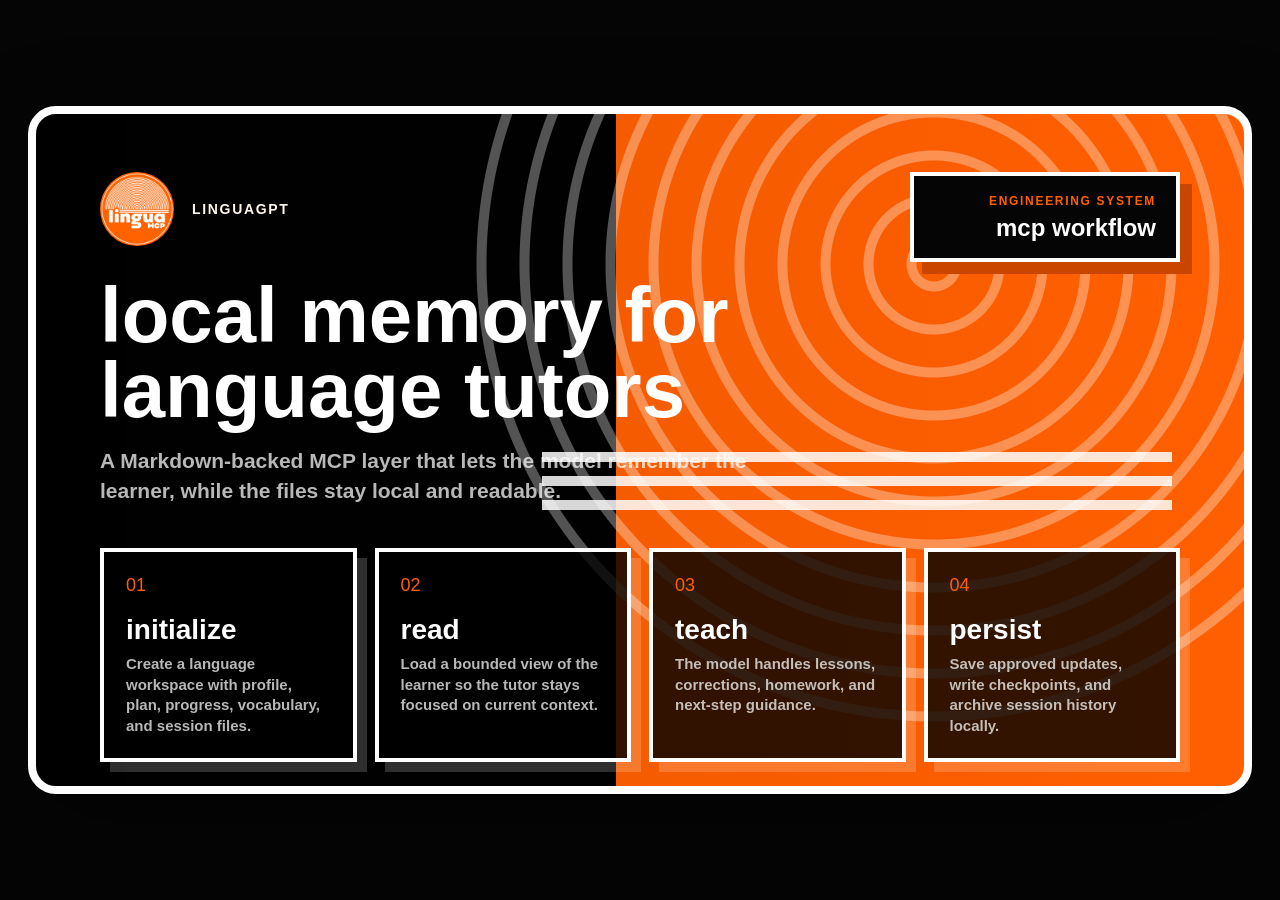
<file: linguagpt_workflow.html>
<!doctype html>
<html lang="en">
<head>
  <meta charset="utf-8" />
  <meta name="viewport" content="width=device-width, initial-scale=1" />
  <title>LinguaGPT Workflow Cover</title>
  <style>
    :root {
      --black: #050505;
      --orange: #ff5f00;
      --orange-dark: #c94500;
      --white: #ffffff;
      --cream: #fff6ec;
      --muted: rgba(255, 255, 255, 0.72);
      --line: rgba(255, 255, 255, 0.24);
      --card: rgba(255, 255, 255, 0.08);
      --shadow: 0 28px 90px rgba(0, 0, 0, 0.42);
    }

    * {
      box-sizing: border-box;
    }

    html,
    body {
      width: 100%;
      height: 100%;
      margin: 0;
      overflow: hidden;
      background: var(--black);
      color: var(--white);
      font-family: "Arial Black", Impact, Haettenschweiler, "Segoe UI", sans-serif;
    }

    body {
      display: grid;
      place-items: center;
      padding: 28px;
    }

    .cover {
      position: relative;
      width: min(1600px, 100%);
      aspect-ratio: 16 / 9;
      overflow: hidden;
      border-radius: 28px;
      background:
        linear-gradient(90deg, rgba(0, 0, 0, 0.92) 0%, rgba(0, 0, 0, 0.78) 48%, rgba(255, 95, 0, 0.96) 48%, rgba(255, 95, 0, 1) 100%);
      border: 8px solid var(--white);
      box-shadow: var(--shadow);
    }

    .rings {
      position: absolute;
      top: -310px;
      right: -150px;
      width: 920px;
      height: 920px;
      border-radius: 50%;
      background:
        repeating-radial-gradient(
          circle,
          transparent 0 17px,
          rgba(255, 255, 255, 0.95) 18px 27px,
          transparent 28px 43px
        );
      opacity: 0.34;
      pointer-events: none;
    }

    .stripe {
      position: absolute;
      right: 72px;
      top: 338px;
      width: 630px;
      height: 58px;
      border-top: 10px solid rgba(255, 255, 255, 0.96);
      border-bottom: 10px solid rgba(255, 255, 255, 0.96);
      opacity: 0.88;
      pointer-events: none;
    }

    .stripe::before {
      content: "";
      position: absolute;
      left: 0;
      right: 0;
      top: 14px;
      border-top: 10px solid rgba(255, 255, 255, 0.96);
    }

    .content {
      position: relative;
      z-index: 1;
      height: 100%;
      display: grid;
      grid-template-rows: auto 1fr auto;
      gap: 42px;
      padding: 58px 64px 44px;
    }

    .top {
      display: grid;
      grid-template-columns: minmax(0, 1fr) auto;
      gap: 44px;
      align-items: start;
    }

    .brand {
      display: flex;
      align-items: center;
      gap: 18px;
      font-family: "Segoe UI", Arial, sans-serif;
      font-size: 14px;
      font-weight: 900;
      letter-spacing: 0.12em;
      text-transform: uppercase;
      color: var(--cream);
    }

    .brand img {
      width: 74px;
      height: 74px;
      object-fit: contain;
      border-radius: 50%;
      background: var(--orange);
    }

    h1 {
      max-width: 780px;
      margin: 32px 0 18px;
      font-size: 78px;
      line-height: 0.96;
      letter-spacing: 0;
      text-transform: lowercase;
    }

    .subtitle {
      max-width: 680px;
      margin: 0;
      color: var(--muted);
      font-family: "Segoe UI", Arial, sans-serif;
      font-size: 21px;
      font-weight: 600;
      line-height: 1.45;
    }

    .badge {
      min-width: 270px;
      padding: 18px 20px;
      border: 4px solid var(--white);
      border-radius: 0;
      background: var(--black);
      color: var(--white);
      text-align: right;
      box-shadow: 12px 12px 0 var(--orange-dark);
    }

    .badge span {
      display: block;
      font-family: "Segoe UI", Arial, sans-serif;
      font-size: 12px;
      font-weight: 900;
      letter-spacing: 0.14em;
      text-transform: uppercase;
      color: var(--orange);
    }

    .badge strong {
      display: block;
      margin-top: 8px;
      font-size: 24px;
      line-height: 1;
      text-transform: lowercase;
    }

    .workflow {
      align-self: center;
      display: grid;
      grid-template-columns: repeat(4, minmax(0, 1fr));
      gap: 18px;
    }

    .step {
      min-height: 190px;
      padding: 24px 22px 22px;
      border: 4px solid var(--white);
      background: rgba(0, 0, 0, 0.80);
      box-shadow: 10px 10px 0 rgba(255, 255, 255, 0.18);
    }

    .number {
      display: block;
      margin-bottom: 22px;
      color: var(--orange);
      font-size: 18px;
      line-height: 1;
    }

    .step h2 {
      margin: 0 0 10px;
      font-size: 28px;
      line-height: 1;
      letter-spacing: 0;
      text-transform: lowercase;
    }

    .step p {
      margin: 0;
      color: var(--muted);
      font-family: "Segoe UI", Arial, sans-serif;
      font-size: 15px;
      font-weight: 650;
      line-height: 1.36;
    }

    .footer {
      display: flex;
      justify-content: space-between;
      align-items: center;
      gap: 26px;
      font-family: "Segoe UI", Arial, sans-serif;
      font-size: 13px;
      font-weight: 900;
      letter-spacing: 0.08em;
      text-transform: uppercase;
      color: var(--cream);
    }

    .tags {
      display: flex;
      gap: 10px;
      flex-wrap: wrap;
      justify-content: flex-end;
    }

    .tag {
      padding: 8px 12px;
      border: 2px solid var(--white);
      background: var(--black);
      color: var(--white);
      white-space: nowrap;
    }

    @media (max-width: 1100px) {
      body {
        overflow: auto;
      }

      .cover {
        aspect-ratio: auto;
        min-height: 900px;
      }

      .content {
        padding: 36px 28px;
      }

      .top,
      .workflow,
      .footer {
        grid-template-columns: 1fr;
      }

      .workflow {
        display: grid;
      }

      h1 {
        font-size: 56px;
      }

      .badge {
        text-align: left;
      }

      .footer {
        display: grid;
      }

      .tags {
        justify-content: flex-start;
      }
    }
  </style>
</head>
<body>
  <main class="cover" aria-label="LinguaGPT workflow cover">
    <div class="rings"></div>
    <div class="stripe"></div>

    <div class="content">
      <section class="top">
        <div>
          <div class="brand">
            <img src="logo/logo_lrg.png" alt="LinguaGPT logo" />
            <span>LinguaGPT</span>
          </div>
          <h1>local memory for language tutors</h1>
          <p class="subtitle">
            A Markdown-backed MCP layer that lets the model remember the learner, while the files stay local and readable.
          </p>
        </div>

        <aside class="badge" aria-label="Project type">
          <span>Engineering system</span>
          <strong>MCP workflow</strong>
        </aside>
      </section>

      <section class="workflow" aria-label="Workflow steps">
        <article class="step">
          <span class="number">01</span>
          <h2>initialize</h2>
          <p>Create a language workspace with profile, plan, progress, vocabulary, and session files.</p>
        </article>

        <article class="step">
          <span class="number">02</span>
          <h2>read</h2>
          <p>Load a bounded view of the learner so the tutor stays focused on current context.</p>
        </article>

        <article class="step">
          <span class="number">03</span>
          <h2>teach</h2>
          <p>The model handles lessons, corrections, homework, and next-step guidance.</p>
        </article>

        <article class="step">
          <span class="number">04</span>
          <h2>persist</h2>
          <p>Save approved updates, write checkpoints, and archive session history locally.</p>
        </article>
      </section>

      <section class="footer">
        <div>Model-led tutoring. Local files. Safe writes.</div>
        <div class="tags">
          <span class="tag">Markdown</span>
          <span class="tag">FastMCP</span>
          <span class="tag">OAuth-ready</span>
        </div>
      </section>
    </div>
  </main>
</body>
</html>
</file>
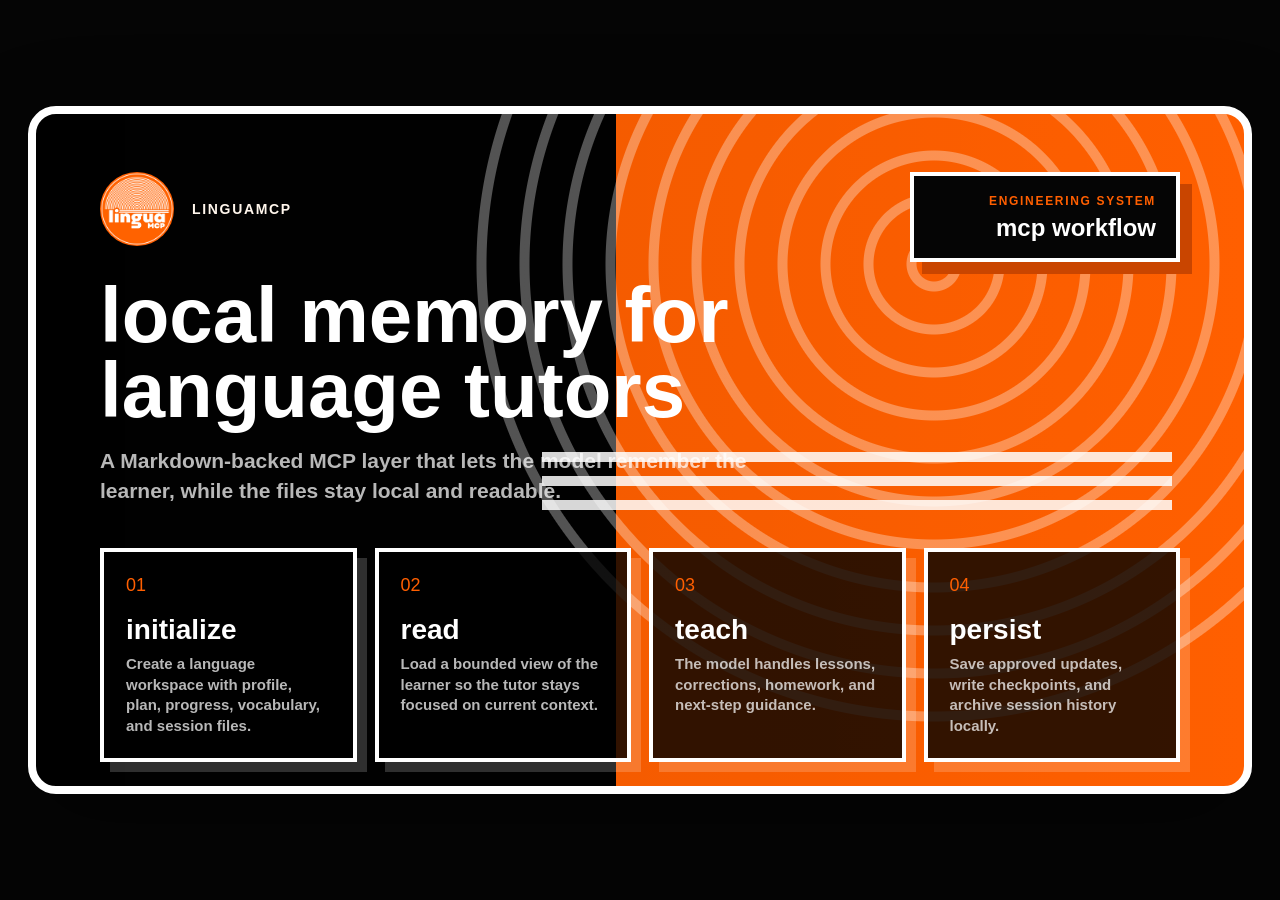
<file: linguamcp_workflow.html>
<!doctype html>
<html lang="en">
<head>
  <meta charset="utf-8" />
  <meta name="viewport" content="width=device-width, initial-scale=1" />
  <title>LinguaMCP Workflow Cover</title>
  <style>
    :root {
      --black: #050505;
      --orange: #ff5f00;
      --orange-dark: #c94500;
      --white: #ffffff;
      --cream: #fff6ec;
      --muted: rgba(255, 255, 255, 0.72);
      --line: rgba(255, 255, 255, 0.24);
      --card: rgba(255, 255, 255, 0.08);
      --shadow: 0 28px 90px rgba(0, 0, 0, 0.42);
    }

    * {
      box-sizing: border-box;
    }

    html,
    body {
      width: 100%;
      height: 100%;
      margin: 0;
      overflow: hidden;
      background: var(--black);
      color: var(--white);
      font-family: "Arial Black", Impact, Haettenschweiler, "Segoe UI", sans-serif;
    }

    body {
      display: grid;
      place-items: center;
      padding: 28px;
    }

    .cover {
      position: relative;
      width: min(1600px, 100%);
      aspect-ratio: 16 / 9;
      overflow: hidden;
      border-radius: 28px;
      background:
        linear-gradient(90deg, rgba(0, 0, 0, 0.92) 0%, rgba(0, 0, 0, 0.78) 48%, rgba(255, 95, 0, 0.96) 48%, rgba(255, 95, 0, 1) 100%);
      border: 8px solid var(--white);
      box-shadow: var(--shadow);
    }

    .rings {
      position: absolute;
      top: -310px;
      right: -150px;
      width: 920px;
      height: 920px;
      border-radius: 50%;
      background:
        repeating-radial-gradient(
          circle,
          transparent 0 17px,
          rgba(255, 255, 255, 0.95) 18px 27px,
          transparent 28px 43px
        );
      opacity: 0.34;
      pointer-events: none;
    }

    .stripe {
      position: absolute;
      right: 72px;
      top: 338px;
      width: 630px;
      height: 58px;
      border-top: 10px solid rgba(255, 255, 255, 0.96);
      border-bottom: 10px solid rgba(255, 255, 255, 0.96);
      opacity: 0.88;
      pointer-events: none;
    }

    .stripe::before {
      content: "";
      position: absolute;
      left: 0;
      right: 0;
      top: 14px;
      border-top: 10px solid rgba(255, 255, 255, 0.96);
    }

    .content {
      position: relative;
      z-index: 1;
      height: 100%;
      display: grid;
      grid-template-rows: auto 1fr auto;
      gap: 42px;
      padding: 58px 64px 44px;
    }

    .top {
      display: grid;
      grid-template-columns: minmax(0, 1fr) auto;
      gap: 44px;
      align-items: start;
    }

    .brand {
      display: flex;
      align-items: center;
      gap: 18px;
      font-family: "Segoe UI", Arial, sans-serif;
      font-size: 14px;
      font-weight: 900;
      letter-spacing: 0.12em;
      text-transform: uppercase;
      color: var(--cream);
    }

    .brand img {
      width: 74px;
      height: 74px;
      object-fit: contain;
      border-radius: 50%;
      background: var(--orange);
    }

    h1 {
      max-width: 780px;
      margin: 32px 0 18px;
      font-size: 78px;
      line-height: 0.96;
      letter-spacing: 0;
      text-transform: lowercase;
    }

    .subtitle {
      max-width: 680px;
      margin: 0;
      color: var(--muted);
      font-family: "Segoe UI", Arial, sans-serif;
      font-size: 21px;
      font-weight: 600;
      line-height: 1.45;
    }

    .badge {
      min-width: 270px;
      padding: 18px 20px;
      border: 4px solid var(--white);
      border-radius: 0;
      background: var(--black);
      color: var(--white);
      text-align: right;
      box-shadow: 12px 12px 0 var(--orange-dark);
    }

    .badge span {
      display: block;
      font-family: "Segoe UI", Arial, sans-serif;
      font-size: 12px;
      font-weight: 900;
      letter-spacing: 0.14em;
      text-transform: uppercase;
      color: var(--orange);
    }

    .badge strong {
      display: block;
      margin-top: 8px;
      font-size: 24px;
      line-height: 1;
      text-transform: lowercase;
    }

    .workflow {
      align-self: center;
      display: grid;
      grid-template-columns: repeat(4, minmax(0, 1fr));
      gap: 18px;
    }

    .step {
      min-height: 190px;
      padding: 24px 22px 22px;
      border: 4px solid var(--white);
      background: rgba(0, 0, 0, 0.80);
      box-shadow: 10px 10px 0 rgba(255, 255, 255, 0.18);
    }

    .number {
      display: block;
      margin-bottom: 22px;
      color: var(--orange);
      font-size: 18px;
      line-height: 1;
    }

    .step h2 {
      margin: 0 0 10px;
      font-size: 28px;
      line-height: 1;
      letter-spacing: 0;
      text-transform: lowercase;
    }

    .step p {
      margin: 0;
      color: var(--muted);
      font-family: "Segoe UI", Arial, sans-serif;
      font-size: 15px;
      font-weight: 650;
      line-height: 1.36;
    }

    .footer {
      display: flex;
      justify-content: space-between;
      align-items: center;
      gap: 26px;
      font-family: "Segoe UI", Arial, sans-serif;
      font-size: 13px;
      font-weight: 900;
      letter-spacing: 0.08em;
      text-transform: uppercase;
      color: var(--cream);
    }

    .tags {
      display: flex;
      gap: 10px;
      flex-wrap: wrap;
      justify-content: flex-end;
    }

    .tag {
      padding: 8px 12px;
      border: 2px solid var(--white);
      background: var(--black);
      color: var(--white);
      white-space: nowrap;
    }

    @media (max-width: 1100px) {
      body {
        overflow: auto;
      }

      .cover {
        aspect-ratio: auto;
        min-height: 900px;
      }

      .content {
        padding: 36px 28px;
      }

      .top,
      .workflow,
      .footer {
        grid-template-columns: 1fr;
      }

      .workflow {
        display: grid;
      }

      h1 {
        font-size: 56px;
      }

      .badge {
        text-align: left;
      }

      .footer {
        display: grid;
      }

      .tags {
        justify-content: flex-start;
      }
    }
  </style>
</head>
<body>
  <main class="cover" aria-label="LinguaMCP workflow cover">
    <div class="rings"></div>
    <div class="stripe"></div>

    <div class="content">
      <section class="top">
        <div>
          <div class="brand">
            <img src="logo/logo_lrg.png" alt="LinguaMCP logo" />
            <span>LinguaMCP</span>
          </div>
          <h1>local memory for language tutors</h1>
          <p class="subtitle">
            A Markdown-backed MCP layer that lets the model remember the learner, while the files stay local and readable.
          </p>
        </div>

        <aside class="badge" aria-label="Project type">
          <span>Engineering system</span>
          <strong>MCP workflow</strong>
        </aside>
      </section>

      <section class="workflow" aria-label="Workflow steps">
        <article class="step">
          <span class="number">01</span>
          <h2>initialize</h2>
          <p>Create a language workspace with profile, plan, progress, vocabulary, and session files.</p>
        </article>

        <article class="step">
          <span class="number">02</span>
          <h2>read</h2>
          <p>Load a bounded view of the learner so the tutor stays focused on current context.</p>
        </article>

        <article class="step">
          <span class="number">03</span>
          <h2>teach</h2>
          <p>The model handles lessons, corrections, homework, and next-step guidance.</p>
        </article>

        <article class="step">
          <span class="number">04</span>
          <h2>persist</h2>
          <p>Save approved updates, write checkpoints, and archive session history locally.</p>
        </article>
      </section>

      <section class="footer">
        <div>Model-led tutoring. Local files. Safe writes.</div>
        <div class="tags">
          <span class="tag">Markdown</span>
          <span class="tag">FastMCP</span>
          <span class="tag">OAuth-ready</span>
        </div>
      </section>
    </div>
  </main>
</body>
</html>
</file>
